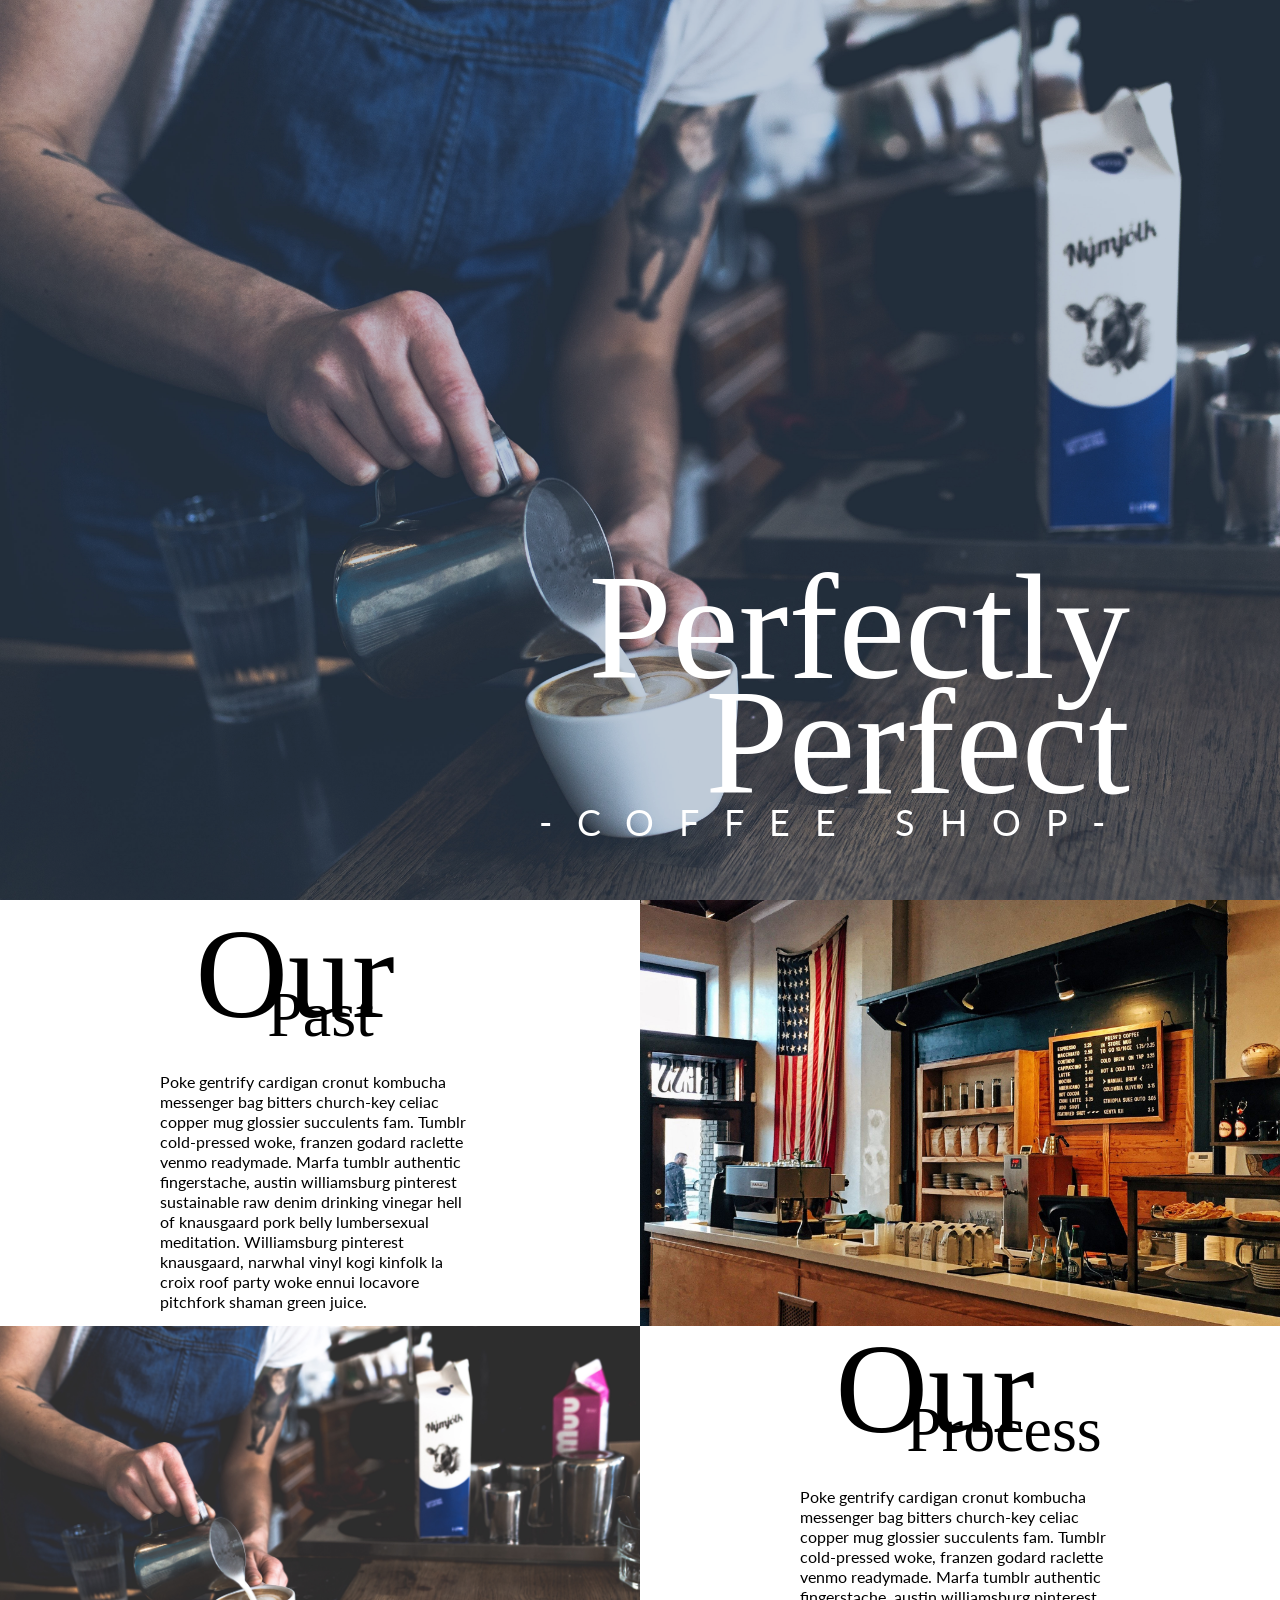
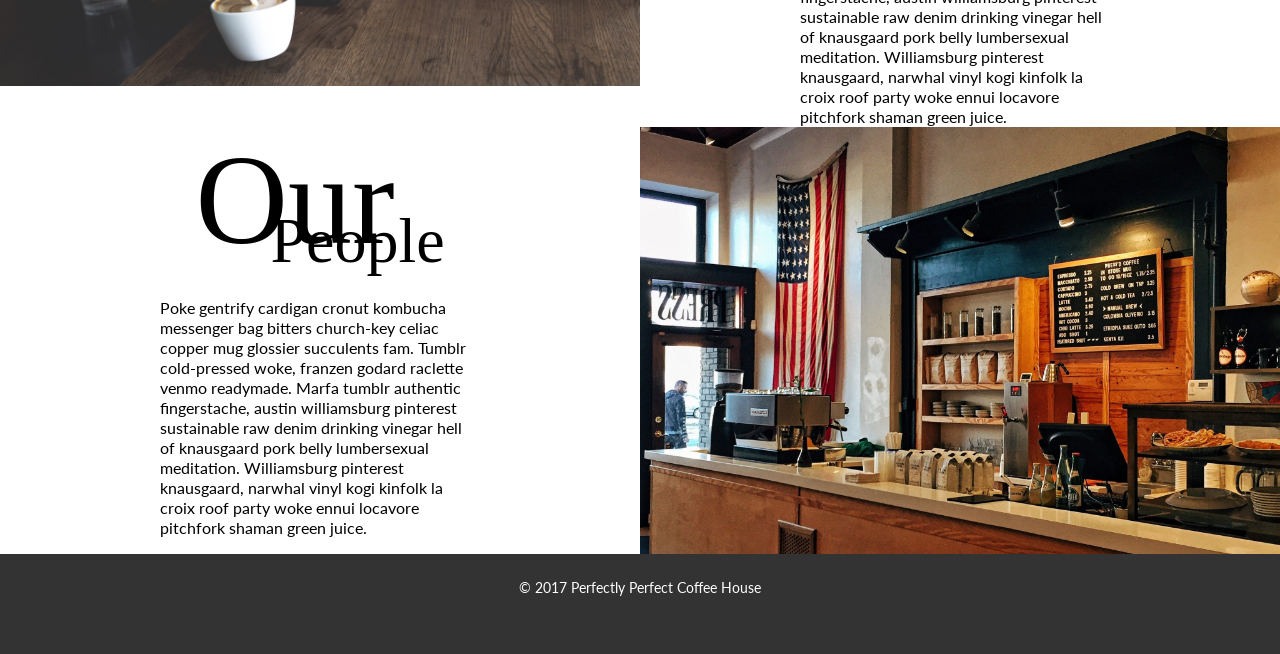
<file: checkpoint-1/index.html>
<!DOCTYPE html>
<html lang="en">

<head>
  <meta charset="UTF-8">
  <title>Perfectly Perfect Coffee Shop</title>

  <link href="https://fonts.googleapis.com/css?family=IM+Fell+English:400,400i|Lato:300" rel="stylesheet">
  <link rel="stylesheet" href="https://d1azc1qln24ryf.cloudfront.net/114779/Socicon/style-cf.css?rd5re8">
  <link rel="stylesheet" href="css/reset.css" />
  <link rel="stylesheet" href="css/style.css" />
</head>

<body>
  <header role="banner">
    <div class="overlay">
      <div class="logo-tag">
        <h1>Perfectly<br />Perfect</h1>
        <h4>-coffee shop-</h4>
      </div>
    </div>
  </header>

  <main role="main">

    <!--

      OUR PAST

    -->

    <section class="our-past">
      <article>
        <div classs="article-title">
          <h2>Our</h2><span class="small-word">Past</span>
        </div>
        <p>
          Poke gentrify cardigan cronut kombucha messenger bag bitters church-key celiac copper mug glossier succulents fam. Tumblr cold-pressed woke, franzen godard raclette venmo readymade. Marfa tumblr authentic fingerstache, austin williamsburg pinterest sustainable
          raw denim drinking vinegar hell of knausgaard pork belly lumbersexual meditation. Williamsburg pinterest knausgaard, narwhal vinyl kogi kinfolk la croix roof party woke ennui locavore pitchfork shaman green juice.
        </p>
      </article>
      <img src="img/home.jpg" />
    </section>

    <!--

      OUR PROCESS

    -->

    <section class="our-process">
      <img src="img/coffee-shop.jpg" />
      <article>
        <div classs="article-title">
          <h2>Our</h2><span class="small-word">Process</span>
        </div>
        <p>
          Poke gentrify cardigan cronut kombucha messenger bag bitters church-key celiac copper mug glossier succulents fam. Tumblr cold-pressed woke, franzen godard raclette venmo readymade. Marfa tumblr authentic fingerstache, austin williamsburg pinterest sustainable
          raw denim drinking vinegar hell of knausgaard pork belly lumbersexual meditation. Williamsburg pinterest knausgaard, narwhal vinyl kogi kinfolk la croix roof party woke ennui locavore pitchfork shaman green juice.
        </p>
      </article>
    </section>

    <!--

      OUR FAMILY

    -->

    <section class="our-family">
      <img src="img/home.jpg" />
      <article>
        <div classs="article-title">
          <h2>Our</h2><span class="small-word">People</span>
        </div>
        <p>
          Poke gentrify cardigan cronut kombucha messenger bag bitters church-key celiac copper mug glossier succulents fam. Tumblr cold-pressed woke, franzen godard raclette venmo readymade. Marfa tumblr authentic fingerstache, austin williamsburg pinterest sustainable
          raw denim drinking vinegar hell of knausgaard pork belly lumbersexual meditation. Williamsburg pinterest knausgaard, narwhal vinyl kogi kinfolk la croix roof party woke ennui locavore pitchfork shaman green juice.
        </p>
      </article>
    </section>

  </main>

  <!--

      FOOTER SECTION

  -->

  <footer>
    <div class="copyright">
      <p>&copy; 2017 Perfectly Perfect Coffee House</p>
    </div>
    <div class="social-networks">
      <ul>
        <li class="socicon-instagram"></li>
        <li class="socicon-facebook"></li>
        <li class="socicon-twitter"></li>
        <li class="socicon-googleplus"></li>
        <li class="socicon-yelp"></li>
      </ul>
    </div>
  </footer>

</body>

</html>
</file>
<file: checkpoint-1/css/style.css>
header{
  height: 100vh;
  width: auto;
  background: url(../img/coffee-shop.jpg) bottom left / cover no-repeat;
}

.overlay{
  position: absolute;
  top: 0;
  left: 0;
  right: 0;
  bottom: 0;
  width: auto;
  height: 100vh;
  background-color: rgba(0,50,100,.25);
}

.logo-tag{
  color: #fff;
  width: 50%;
}

h1, h4{
  color: #fff;
  font-family: 'IM Fell English', cursive;
  font-size: 150px;
  width: auto;
  line-height: 115px;
  position: absolute;
  bottom: 100px;
  right: 150px;
  text-align: right;
}

h4{
  font-family: 'Lato', sans-serif;
  font-size: 36px;
  text-transform: uppercase;
  letter-spacing: 25px;
  text-align: center;
  bottom: 20px;
}

.contact-us{
  height: 50px;
  background-color: rgba(0,0,0,.75);
  width: 200px;
  color: #fff;
  font-family: 'Lato', serif;
  border-radius: 5px;
  border: none;
  font-size: 16px;
  margin-top: 4%;
  cursor: pointer;
}

/*

    OUR past

*/

.our-past{
  margin: 0px auto 0px auto;
  content: "";
  display: table;
  clear: both;
}

.our-past article{
  float: left;
  width: 50%;
  margin-top: 2%;
}

.our-past h2{
  font-family: 'IM Fell English', serif;
  font-size: 128px;
  text-align: center;
  margin: -25px 50px 0px auto;
}

.our-past .small-word{
  font-family: 'IM Fell English', serif;
  font-size: 64px;
  text-align: center;
  margin: -70px 0px 0px 1px;
  display: block;
}

.our-past p{
  font-family: 'Lato', serif;
  color: #000;
  font-size: 100%;
  margin: 20px auto 0px auto;
  text-align: left;
  line-height: 20px;
  width: 50%;
}

.our-past img{
  width: 50%;
  height: auto;
  float: right;
}

/*

    OUR PROCESS

*/

.our-process{
  margin: 0px auto 0px auto;
  content: "";
  display: table;
  clear: both;
}

.our-process article{
  float: right;
  width: 50%;
  margin-top: 15px;
}

.our-process h2{
  font-family: 'IM Fell English', serif;
  font-size: 128px;
  text-align: center;
  margin: -25px 50px 0px auto;
}

.our-process .small-word{
  font-family: 'IM Fell English', serif;
  font-size: 64px;
  text-align: center;
  margin: -70px 0px 0px 88px;
  display: block;
}

.our-process p{
  font-family: 'Lato', serif;
  color: #000;
  font-size: 100%;
  margin: 20px auto 0px auto;
  text-align: left;
  line-height: 20px;
  width: 50%;
}

.our-process img{
  width: 50%;
  height: auto;
  float: left;
}

/*

    OUR FAMILY

*/

.our-family{
  margin: 0px auto 0px auto;
  content: "";
  display: table;
  clear: both;
}

.our-family article{
  float: left;
  width: 50%;
  margin-top: 25px;
}

.our-family h2{
  font-family: 'IM Fell English', serif;
  font-size: 128px;
  text-align: center;
  margin: -25px 50px 0px auto;
}

.our-family .small-word{
  font-family: 'IM Fell English', serif;
  font-size: 64px;
  text-align: center;
  margin: -70px 0px 0px 75px;
  display: block;
}

.our-family p{
  font-family: 'Lato', serif;
  color: #000;
  font-size: 100%;
  margin: 20px auto 0px auto;
  text-align: left;
  line-height: 20px;
  width: 50%;
}

.our-family img{
  width: 50%;
  height: auto;
  float: right;
}


/*

    FOOTER SECTION

*/

footer{
  height: 75px;
  background-color: #333;
  padding-top: 25px;
}

.copyright{
  width: 25%;
  margin: 0px auto;
}

p{
  color: #fff;
  font-family: 'Lato', sans-serif;
  font-size: 14px;
  text-align: center;
}

.social-networks{
  margin: 10px auto;
  width: 10%;
}

.social-networks li{
  display: inline;
  text-align: center;
  margin: 0px auto;
  color: #fff;
  font-size: 24px;
}
</file>
